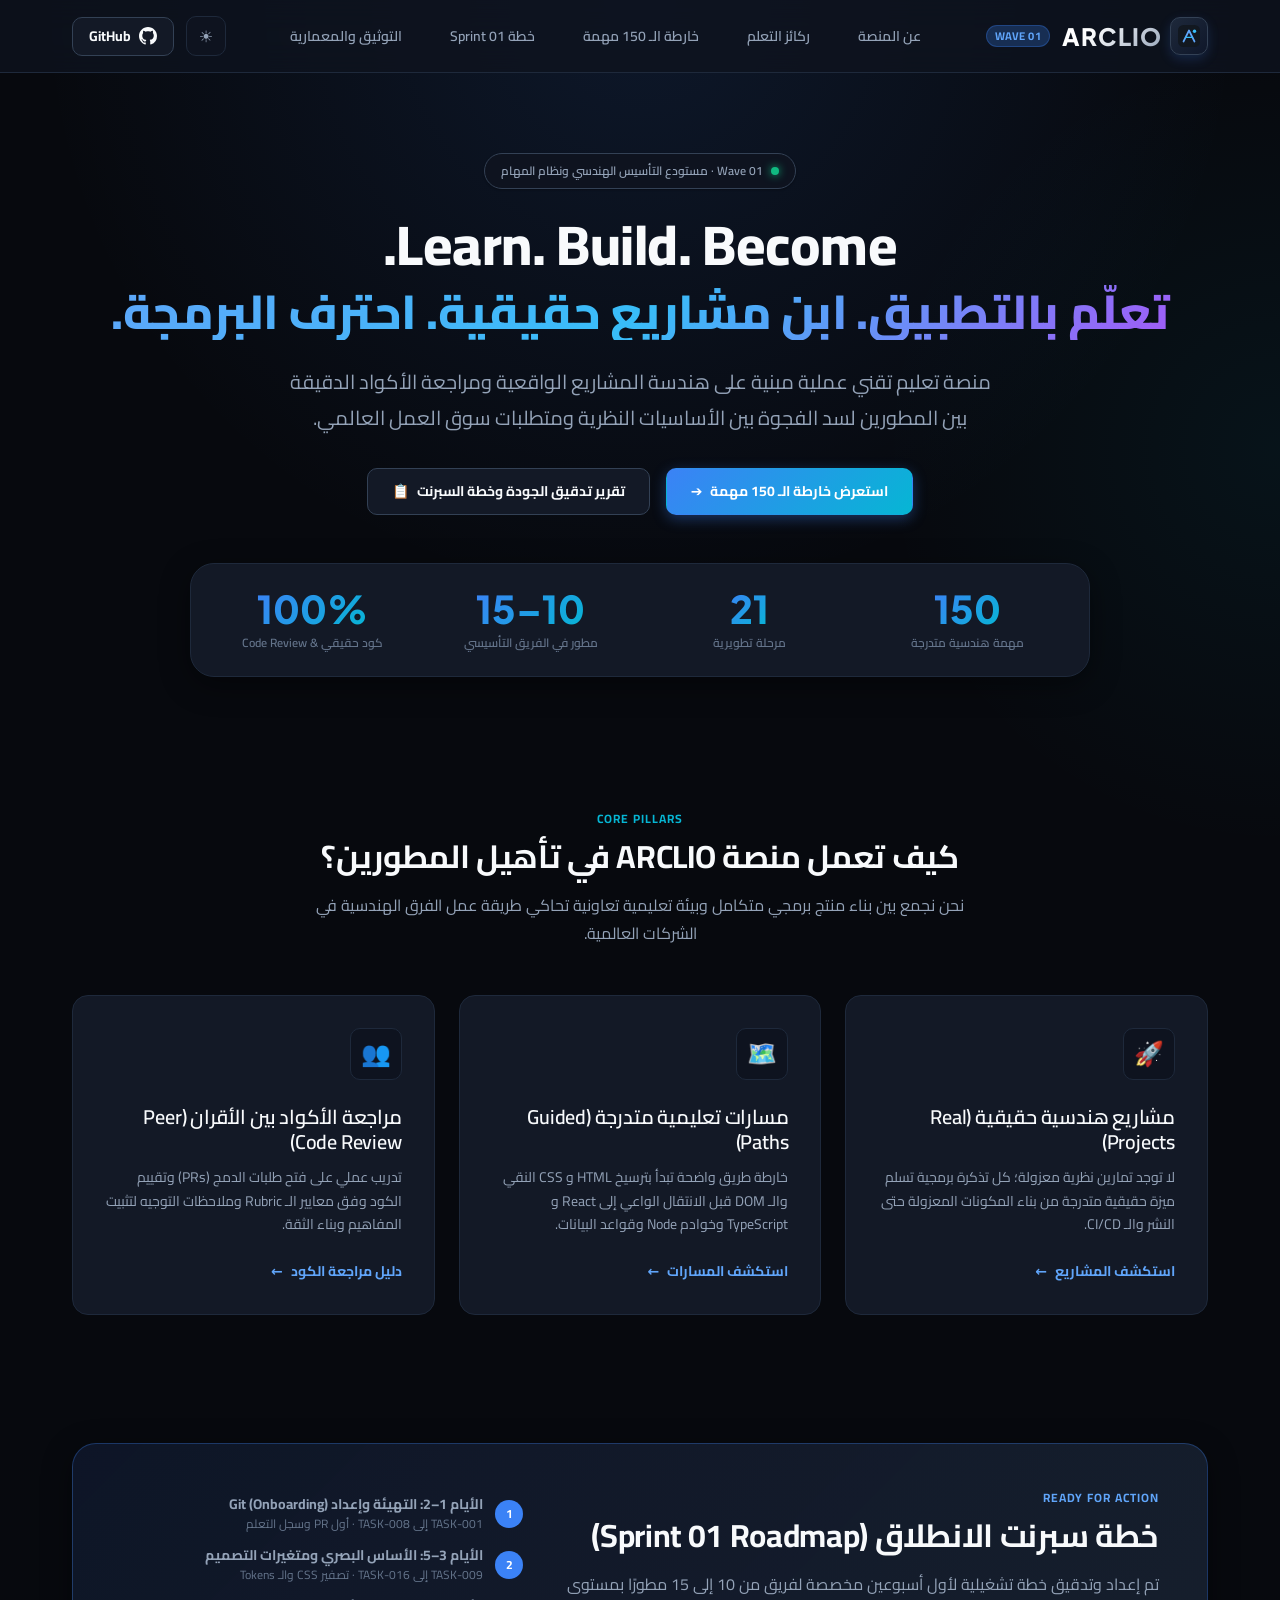
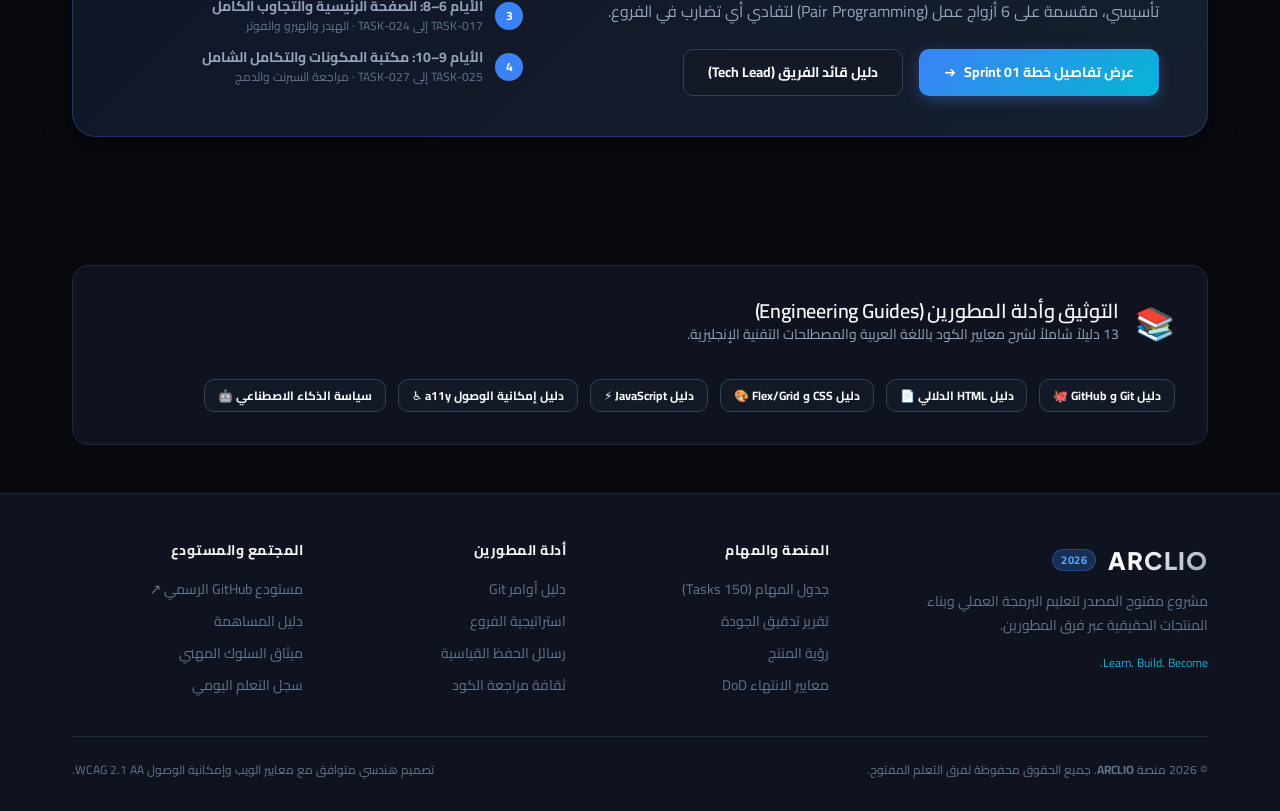
<file: index.html>
<!DOCTYPE html>
<html lang="ar" dir="rtl">
<head>
  <meta charset="UTF-8">
  <meta name="viewport" content="width=device-width, initial-scale=1.0">
  <title>ARCLIO — Learn. Build. Become. | منصة التعليم التقني وبناء المشاريع</title>
  <meta name="description" content="منصة تعليم تقني عملية مبنية على هندسة المشاريع الواقعية ومراجعة الأكواد بين المطورين لسد الفجوة بين الأساسيات وسوق العمل.">
  <meta name="theme-color" content="#07090e">
  <link rel="stylesheet" href="src/styles/main.css">
  <link rel="icon" type="image/svg+xml" href="assets/logo.svg">
</head>
<body>
  <!-- رابط التخطي لإمكانية الوصول -->
  <a href="#main-content" class="skip-link">الانتقال للمحتوى الرئيسي</a>

  <!-- الهيدر الحديث المتجاوب -->
  <header class="site-header">
    <div class="container header-inner">
      <div class="brand-wrapper">
        <a href="index.html" class="brand-link" aria-label="ARCLIO الصفحة الرئيسية">
          <div class="brand-logo-icon">
            <svg width="22" height="22" viewBox="0 0 32 32" fill="none">
              <rect width="32" height="32" rx="8" fill="#121820"/>
              <path d="M8 24L16 8L24 24" stroke="#60a5fa" stroke-width="2.5" stroke-linecap="round" stroke-linejoin="round"/>
              <path d="M11 18H21" stroke="#38bdf8" stroke-width="2" stroke-linecap="round"/>
              <circle cx="24" cy="9" r="2.5" fill="#38bdf8"/>
            </svg>
          </div>
          <span class="brand-name">ARCLIO</span>
        </a>
        <span class="brand-badge">Wave 01</span>
      </div>

      <!-- روابط التنقل الأساسية -->
      <nav class="site-nav" aria-label="التنقل الأساسي">
        <ul class="nav-list">
          <li><a href="#about" class="nav-link">عن المنصة</a></li>
          <li><a href="#pillars" class="nav-link">ركائز التعلم</a></li>
          <li><a href="#roadmap" class="nav-link">خارطة الـ 150 مهمة</a></li>
          <li><a href="#sprint" class="nav-link">خطة Sprint 01</a></li>
          <li><a href="docs/00-PRODUCT-VISION.md" class="nav-link">التوثيق والمعمارية</a></li>
        </ul>
      </nav>

      <!-- إجراءات الهيدر -->
      <div class="header-actions">
        <!-- زر تبديل الثيم الداكن والفاتح -->
        <button id="theme-toggle" class="btn-icon" aria-label="تبديل المظهر" title="تبديل المظهر">
          <span aria-hidden="true">☀️</span>
        </button>

        <!-- زر المستودع على GitHub -->
        <a href="https://github.com/ahmed-saeed-coder/Arclio" target="_blank" rel="noopener noreferrer" class="btn btn-secondary" style="padding: 0.5rem 1rem;">
          <svg width="18" height="18" viewBox="0 0 24 24" fill="currentColor" aria-hidden="true">
            <path d="M12 0C5.37 0 0 5.37 0 12c0 5.31 3.435 9.795 8.205 11.385.6.105.825-.255.825-.57 0-.285-.015-1.23-.015-2.235-3.015.555-3.795-.735-4.035-1.41-.135-.345-.72-1.41-1.23-1.695-.42-.225-1.02-.78-.015-.795.945-.015 1.62.87 1.845 1.23 1.08 1.815 2.805 1.305 3.495.99.105-.78.42-1.305.765-1.605-2.67-.3-5.46-1.335-5.46-5.925 0-1.305.465-2.385 1.23-3.225-.12-.3-.54-1.53.12-3.18 0 0 1.005-.315 3.3 1.23.96-.27 1.98-.405 3-.405s2.04.135 3 .405c2.295-1.56 3.3-1.23 3.3-1.23.66 1.65.24 2.88.12 3.18.765.84 1.23 1.905 1.23 3.225 0 4.605-2.805 5.625-5.475 5.925.435.375.81 1.095.81 2.22 0 1.605-.015 2.895-.015 3.3 0 .315.225.69.825.57A12.02 12.02 0 0024 12c0-6.63-5.37-12-12-12z"/>
          </svg>
          <span>GitHub</span>
        </a>

        <!-- زر الموبايل للفتح -->
        <button id="mobile-nav-toggle" class="btn-icon nav-toggle-btn" aria-label="فتح القائمة" aria-expanded="false">
          <svg width="20" height="20" viewBox="0 0 24 24" fill="none" stroke="currentColor" stroke-width="2" stroke-linecap="round">
            <line x1="3" y1="12" x2="21" y2="12"></line>
            <line x1="3" y1="6" x2="21" y2="6"></line>
            <line x1="3" y1="18" x2="21" y2="18"></line>
          </svg>
        </button>
      </div>
    </div>
  </header>

  <!-- قائمة الموبايل المنبثقة (Drawer) -->
  <div id="mobile-nav-drawer" class="mobile-nav-overlay" aria-hidden="true">
    <div style="display: flex; justify-content: space-between; align-items: center;">
      <span class="brand-name">ARCLIO</span>
      <button id="mobile-nav-close" class="btn-icon" aria-label="إغلاق القائمة">✕</button>
    </div>
    <ul class="mobile-nav-links">
      <li><a href="#about">عن المنصة</a></li>
      <li><a href="#pillars">ركائز التعلم</a></li>
      <li><a href="#roadmap">خارطة الـ 150 مهمة</a></li>
      <li><a href="#sprint">خطة Sprint 01</a></li>
      <li><a href="docs/00-PRODUCT-VISION.md">التوثيق والمعمارية</a></li>
      <li><a href="tasks/README.md">جدول المهام الكامل</a></li>
    </ul>
  </div>

  <!-- المحتوى الرئيسي للمنصة -->
  <main id="main-content">
    <div class="container">
      
      <!-- قسم البداية الرئيسي (High-Impact Hero) -->
      <section class="hero-section">
        <div class="hero-pill">
          <span class="pulse-dot"></span>
          <span>Wave 01 · مستودع التأسيس الهندسي ونظام المهام</span>
        </div>

        <h1 class="hero-title">
          Learn. Build. Become.
          <span class="highlight">تعلّم بالتطبيق. ابنِ مشاريع حقيقية. احترف البرمجة.</span>
        </h1>

        <p class="hero-subtitle">
          منصة تعليم تقني عملية مبنية على هندسة المشاريع الواقعية ومراجعة الأكواد الدقيقة بين المطورين لسد الفجوة بين الأساسيات النظرية ومتطلبات سوق العمل العالمي.
        </p>

        <div class="hero-actions">
          <a href="tasks/README.md" class="btn btn-primary btn-glow">
            <span>استعرض خارطة الـ 150 مهمة</span>
            <span aria-hidden="true">➔</span>
          </a>
          <a href="TASK-SYSTEM-AUDIT.md" class="btn btn-secondary">
            <span>تقرير تدقيق الجودة وخطة السبرنت</span>
            <span aria-hidden="true">📋</span>
          </a>
        </div>

        <!-- شريط الإحصائيات السريعة للمشروع -->
        <div class="stats-ribbon">
          <div class="stat-item">
            <span class="stat-number">150</span>
            <span class="stat-label">مهمة هندسية متدرجة</span>
          </div>
          <div class="stat-item">
            <span class="stat-number">21</span>
            <span class="stat-label">مرحلة تطويرية</span>
          </div>
          <div class="stat-item">
            <span class="stat-number">10–15</span>
            <span class="stat-label">مطور في الفريق التأسيسي</span>
          </div>
          <div class="stat-item">
            <span class="stat-number">100%</span>
            <span class="stat-label">كود حقيقي & Code Review</span>
          </div>
        </div>
      </section>

      <!-- قسم ركائز منصة ARCLIO الأساسية -->
      <section id="pillars" class="section">
        <div class="section-header">
          <span class="section-tag">Core Pillars</span>
          <h2 class="section-title">كيف تعمل منصة ARCLIO في تأهيل المطورين؟</h2>
          <p class="section-subtitle">
            نحن نجمع بين بناء منتج برمجي متكامل وبيئة تعليمية تعاونية تحاكي طريقة عمل الفرق الهندسية في الشركات العالمية.
          </p>
        </div>

        <div class="pillars-grid">
          <!-- ركيزة 1: المشاريع الواقعية -->
          <article class="pillar-card">
            <div class="pillar-icon">🚀</div>
            <h3 class="pillar-title">مشاريع هندسية حقيقية (Real Projects)</h3>
            <p class="pillar-desc">
              لا توجد تمارين نظرية معزولة؛ كل تذكرة برمجية تسلم ميزة حقيقية متدرجة من بناء المكونات المعزولة حتى النشر والـ CI/CD.
            </p>
            <a href="tasks/README.md#phase-05-explore-projects" class="pillar-link">
              <span>استكشف المشاريع</span>
              <span aria-hidden="true">←</span>
            </a>
          </article>

          <!-- ركيزة 2: المسارات الموجهة -->
          <article class="pillar-card">
            <div class="pillar-icon">🗺️</div>
            <h3 class="pillar-title">مسارات تعليمية متدرجة (Guided Paths)</h3>
            <p class="pillar-desc">
              خارطة طريق واضحة تبدأ بترسيخ HTML و CSS النقي والـ DOM قبل الانتقال الواعي إلى React و TypeScript وخوادم Node وقواعد البيانات.
            </p>
            <a href="tasks/README.md#phase-06-learning-paths" class="pillar-link">
              <span>استكشف المسارات</span>
              <span aria-hidden="true">←</span>
            </a>
          </article>

          <!-- ركيزة 3: مراجعة الأكواد -->
          <article class="pillar-card">
            <div class="pillar-icon">👥</div>
            <h3 class="pillar-title">مراجعة الأكواد بين الأقران (Peer Code Review)</h3>
            <p class="pillar-desc">
              تدريب عملي على فتح طلبات الدمج (PRs) وتقييم الكود وفق معايير الـ Rubric وملاحظات التوجيه لتثبيت المفاهيم وبناء الثقة.
            </p>
            <a href="guides/CODE-REVIEW.md" class="pillar-link">
              <span>دليل مراجعة الكود</span>
              <span aria-hidden="true">←</span>
            </a>
          </article>
        </div>
      </section>

      <!-- بطاقة خطة Sprint 01 والتأسيس -->
      <section id="sprint" class="section">
        <div class="foundation-banner">
          <div class="foundation-banner-inner">
            <div class="foundation-content">
              <span class="section-tag" style="color: #60a5fa;">Ready For Action</span>
              <h2>خطة سبرنت الانطلاق (Sprint 01 Roadmap)</h2>
              <p>
                تم إعداد وتدقيق خطة تشغيلية لأول أسبوعين مخصصة لفريق من 10 إلى 15 مطورًا بمستوى تأسيسي، مقسمة على 6 أزواج عمل (Pair Programming) لتفادي أي تضارب في الفروع.
              </p>
              <div style="display: flex; gap: var(--space-4); flex-wrap: wrap;">
                <a href="TASK-SYSTEM-AUDIT.md#7-خطة-sprint-01-المقترحة-لفريق-1015-مطور" class="btn btn-primary">
                  <span>عرض تفاصيل خطة Sprint 01</span>
                  <span aria-hidden="true">➔</span>
                </a>
                <a href="docs/TEAM-LEADER-GUIDE.md" class="btn btn-secondary">
                  <span>دليل قائد الفريق (Tech Lead)</span>
                </a>
              </div>
            </div>

            <!-- قائمة خطوات السبرنت -->
            <ul class="foundation-steps-list">
              <li class="step-badge-item">
                <span class="step-num">1</span>
                <div>
                  <strong>الأيام 1–2: التهيئة وإعداد Git (Onboarding)</strong>
                  <div style="font-size: var(--text-xs); color: var(--text-muted);">TASK-001 إلى TASK-008 · أول PR وسجل التعلم</div>
                </div>
              </li>
              <li class="step-badge-item">
                <span class="step-num">2</span>
                <div>
                  <strong>الأيام 3–5: الأساس البصري ومتغيرات التصميم</strong>
                  <div style="font-size: var(--text-xs); color: var(--text-muted);">TASK-009 إلى TASK-016 · تصفير CSS والـ Tokens</div>
                </div>
              </li>
              <li class="step-badge-item">
                <span class="step-num">3</span>
                <div>
                  <strong>الأيام 6–8: الصفحة الرئيسية والتجاوب الكامل</strong>
                  <div style="font-size: var(--text-xs); color: var(--text-muted);">TASK-017 إلى TASK-024 · الهيدر والهيرو والفوتر</div>
                </div>
              </li>
              <li class="step-badge-item">
                <span class="step-num">4</span>
                <div>
                  <strong>الأيام 9–10: مكتبة المكونات والتكامل الشامل</strong>
                  <div style="font-size: var(--text-xs); color: var(--text-muted);">TASK-025 إلى TASK-027 · مراجعة السبرنت والدمج</div>
                </div>
              </li>
            </ul>
          </div>
        </div>
      </section>

      <!-- نبذة عن ميثاق التعاون والتوثيق -->
      <section id="about" class="section" style="padding-bottom: var(--space-12);">
        <div class="pillar-card" style="background: var(--bg-surface); border-color: var(--border-subtle);">
          <div style="display: flex; gap: var(--space-4); align-items: center; margin-bottom: var(--space-4);">
            <span style="font-size: 2rem;">📚</span>
            <div>
              <h3 style="margin: 0;">التوثيق وأدلة المطورين (Engineering Guides)</h3>
              <p style="margin: 0; font-size: var(--text-sm);">13 دليلاً شاملاً لشرح معايير الكود باللغة العربية والمصطلحات التقنية الإنجليزية.</p>
            </div>
          </div>
          <div style="display: flex; gap: var(--space-3); flex-wrap: wrap; margin-top: var(--space-4);">
            <a href="guides/GIT-GUIDE.md" class="btn btn-secondary" style="padding: 0.4rem 0.8rem; font-size: var(--text-xs);">دليل Git و GitHub 🐙</a>
            <a href="guides/HTML-GUIDE.md" class="btn btn-secondary" style="padding: 0.4rem 0.8rem; font-size: var(--text-xs);">دليل HTML الدلالي 📄</a>
            <a href="guides/CSS-GUIDE.md" class="btn btn-secondary" style="padding: 0.4rem 0.8rem; font-size: var(--text-xs);">دليل CSS و Flex/Grid 🎨</a>
            <a href="guides/JAVASCRIPT-GUIDE.md" class="btn btn-secondary" style="padding: 0.4rem 0.8rem; font-size: var(--text-xs);">دليل JavaScript ⚡</a>
            <a href="guides/ACCESSIBILITY.md" class="btn btn-secondary" style="padding: 0.4rem 0.8rem; font-size: var(--text-xs);">دليل إمكانية الوصول a11y ♿</a>
            <a href="guides/AI-ASSISTANCE-GUIDE.md" class="btn btn-secondary" style="padding: 0.4rem 0.8rem; font-size: var(--text-xs);">سياسة الذكاء الاصطناعي 🤖</a>
          </div>
        </div>
      </section>

    </div>
  </main>

  <!-- الفوتر الحديث المتكامل -->
  <footer class="site-footer">
    <div class="container">
      <div class="footer-grid">
        <!-- عمود الهوية -->
        <div class="footer-brand">
          <div class="brand-wrapper">
            <span class="brand-name">ARCLIO</span>
            <span class="brand-badge">2026</span>
          </div>
          <p>
            مشروع مفتوح المصدر لتعليم البرمجة العملي وبناء المنتجات الحقيقية عبر فرق المطورين.
          </p>
          <div style="margin-top: var(--space-4); font-size: var(--text-xs); color: var(--brand-accent);">
            Learn. Build. Become.
          </div>
        </div>

        <!-- عمود الروابط السريعة -->
        <div class="footer-col">
          <h4>المنصة والمهام</h4>
          <ul>
            <li><a href="tasks/README.md">جدول المهام (150 Tasks)</a></li>
            <li><a href="TASK-SYSTEM-AUDIT.md">تقرير تدقيق الجودة</a></li>
            <li><a href="docs/00-PRODUCT-VISION.md">رؤية المنتج</a></li>
            <li><a href="docs/10-DEFINITION-OF-DONE.md">معايير الانتهاء DoD</a></li>
          </ul>
        </div>

        <!-- عمود أدلة التعلم -->
        <div class="footer-col">
          <h4>أدلة المطورين</h4>
          <ul>
            <li><a href="guides/GIT-GUIDE.md">دليل أوامر Git</a></li>
            <li><a href="guides/BRANCHING.md">استراتيجية الفروع</a></li>
            <li><a href="guides/COMMITS.md">رسائل الحفظ القياسية</a></li>
            <li><a href="guides/CODE-REVIEW.md">ثقافة مراجعة الكود</a></li>
          </ul>
        </div>

        <!-- عمود المجتمع والمستودع -->
        <div class="footer-col">
          <h4>المجتمع والمستودع</h4>
          <ul>
            <li><a href="https://github.com/ahmed-saeed-coder/Arclio" target="_blank" rel="noopener noreferrer">مستودع GitHub الرسمي ↗</a></li>
            <li><a href="CONTRIBUTING.md">دليل المساهمة</a></li>
            <li><a href="CODE_OF_CONDUCT.md">ميثاق السلوك المهني</a></li>
            <li><a href="learning/README.md">سجل التعلم اليومي</a></li>
          </ul>
        </div>
      </div>

      <!-- حقوق النشر والشريط السفلي -->
      <div class="footer-bottom">
        <div>
          &copy; <span id="current-year">2026</span> منصة <strong>ARCLIO</strong>. جميع الحقوق محفوظة لفرق التعلم المفتوح.
        </div>
        <div>
          تصميم هندسي متوافق مع معايير الويب وإمكانية الوصول WCAG 2.1 AA.
        </div>
      </div>
    </div>
  </footer>

  <script src="src/scripts/main.js"></script>
</body>
</html>
</file>
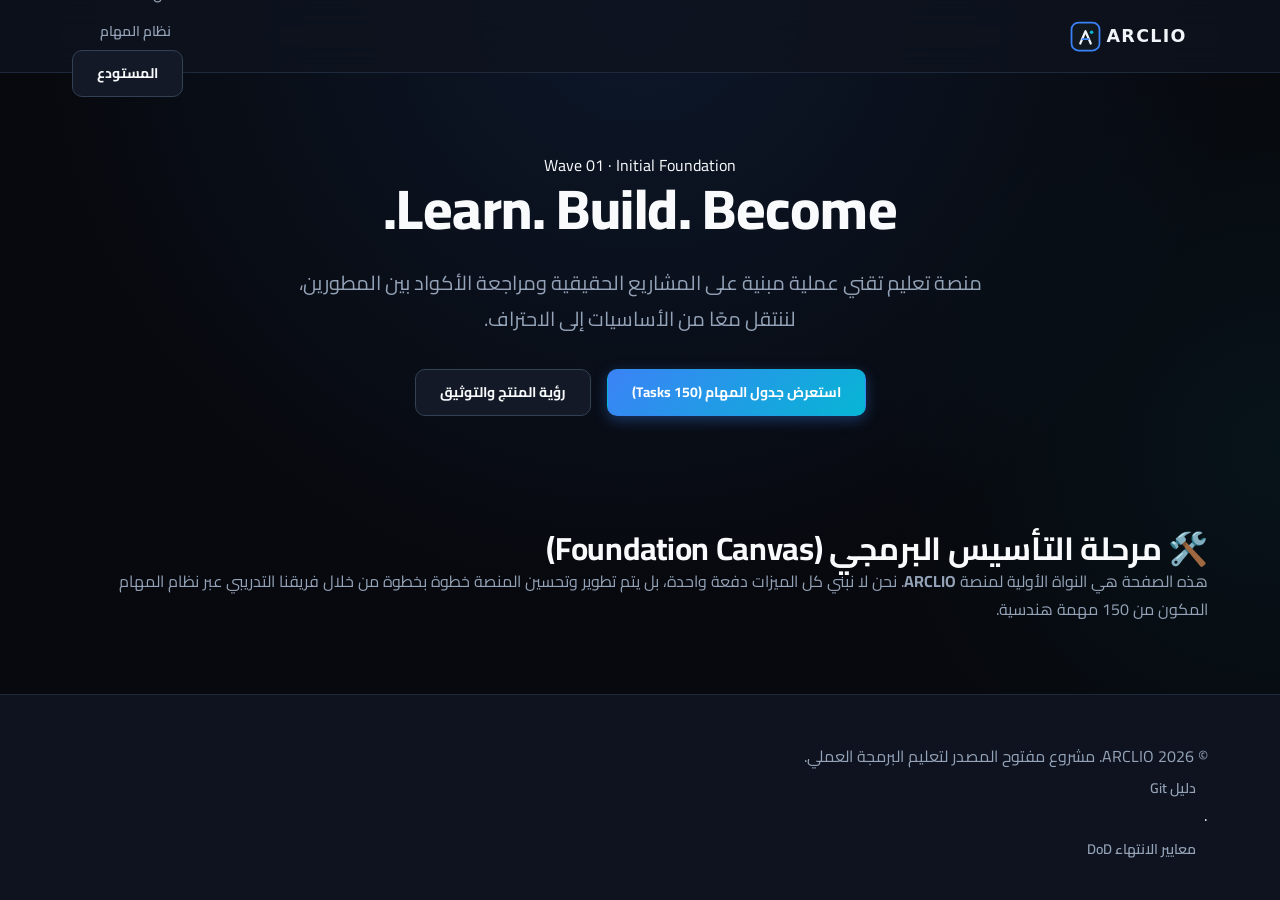
<file: src/index.html>
<!DOCTYPE html>
<html lang="ar" dir="rtl">
<head>
  <meta charset="UTF-8">
  <meta name="viewport" content="width=device-width, initial-scale=1.0">
  <title>ARCLIO — Learn. Build. Become.</title>
  <meta name="description" content="منصة تعليم تقني قائمة على بناء المشاريع والعمل الجماعي لسد الفجوة إلى الاحتراف البرمجي.">
  <link rel="stylesheet" href="styles/main.css">
  <link rel="icon" type="image/svg+xml" href="../assets/logo.svg">
</head>
<body>
  <!-- رابط تخطي إلى المحتوى الرئيسي لمستخدمي لوحة المفاتيح وقارئات الشاشة -->
  <a href="#main-content" class="skip-link">الانتقال للمحتوى الرئيسي</a>

  <!-- الهيدر الدلالي الأساسي -->
  <header class="site-header">
    <div class="container header-inner">
      <a href="/" class="brand-link" aria-label="ARCLIO الصفحة الرئيسية">
        <img src="../assets/logo.svg" alt="ARCLIO" width="140" height="35">
      </a>
      <nav class="site-nav" aria-label="التنقل الأساسي">
        <ul>
          <li><a href="#about" class="nav-link">عن المنصة</a></li>
          <li><a href="#tasks" class="nav-link">نظام المهام</a></li>
          <li><a href="https://github.com" target="_blank" rel="noopener noreferrer" class="btn btn-secondary">المستودع</a></li>
        </ul>
      </nav>
    </div>
  </header>

  <!-- المحتوى الرئيسي للمنصة -->
  <main id="main-content">
    <div class="container">
      <!-- قسم البداية البسيط (Minimal Hero) -->
      <section class="hero-section">
        <div class="hero-badge">Wave 01 · Initial Foundation</div>
        <h1 class="hero-title">Learn. Build. Become.</h1>
        <p class="hero-subtitle">
          منصة تعليم تقني عملية مبنية على المشاريع الحقيقية ومراجعة الأكواد بين المطورين، لننتقل معًا من الأساسيات إلى الاحتراف.
        </p>
        <div class="hero-actions">
          <a href="../tasks/README.md" class="btn btn-primary">استعرض جدول المهام (150 Tasks)</a>
          <a href="../docs/00-PRODUCT-VISION.md" class="btn btn-secondary">رؤية المنتج والتوثيق</a>
        </div>
      </section>

      <!-- بطاقة تنبيه التأسيس (Foundation Workspace) -->
      <section id="about" class="foundation-card">
        <h2>🛠️ مرحلة التأسيس البرمجي (Foundation Canvas)</h2>
        <p>
          هذه الصفحة هي النواة الأولية لمنصة <strong>ARCLIO</strong>. نحن لا نبني كل الميزات دفعة واحدة، بل يتم تطوير وتحسين المنصة خطوة بخطوة من خلال فريقنا التدريبي عبر نظام المهام المكون من 150 مهمة هندسية.
        </p>
      </section>
    </div>
  </main>

  <!-- الفوتر الدلالي -->
  <footer class="site-footer">
    <div class="container footer-inner">
      <p class="footer-copy">&copy; 2026 ARCLIO. مشروع مفتوح المصدر لتعليم البرمجة العملي.</p>
      <div class="footer-links">
        <a href="../guides/GIT-GUIDE.md" class="nav-link">دليل Git</a> ·
        <a href="../docs/10-DEFINITION-OF-DONE.md" class="nav-link">معايير الانتهاء DoD</a>
      </div>
    </div>
  </footer>

  <script src="scripts/main.js"></script>
</body>
</html>
</file>
<file: src/styles/main.css>
/* ==========================================================================
   ARCLIO Main Stylesheet Entrypoint
   نقطة تجميع ملفات التنسيق الأساسية
   ========================================================================== */

@import './reset.css';
@import './tokens.css';
@import './base.css';
@import './layout.css';
</file>
